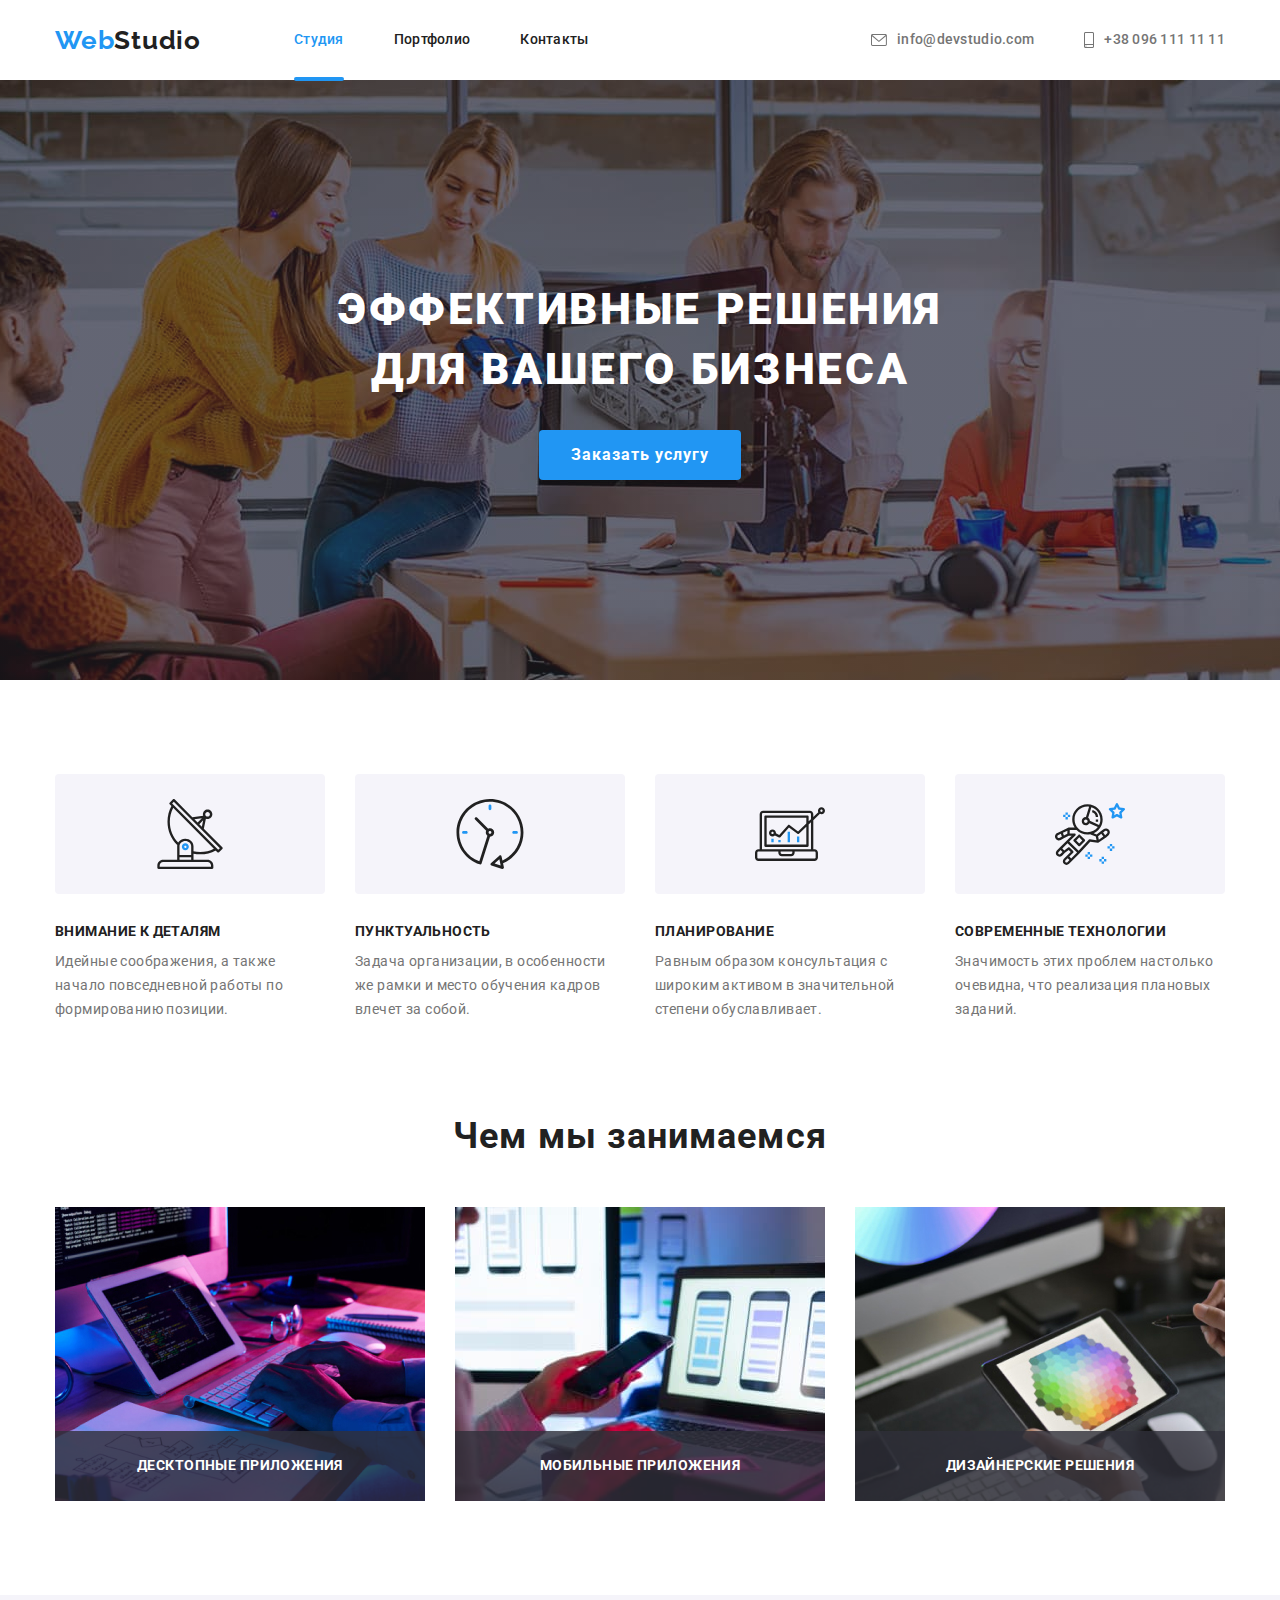
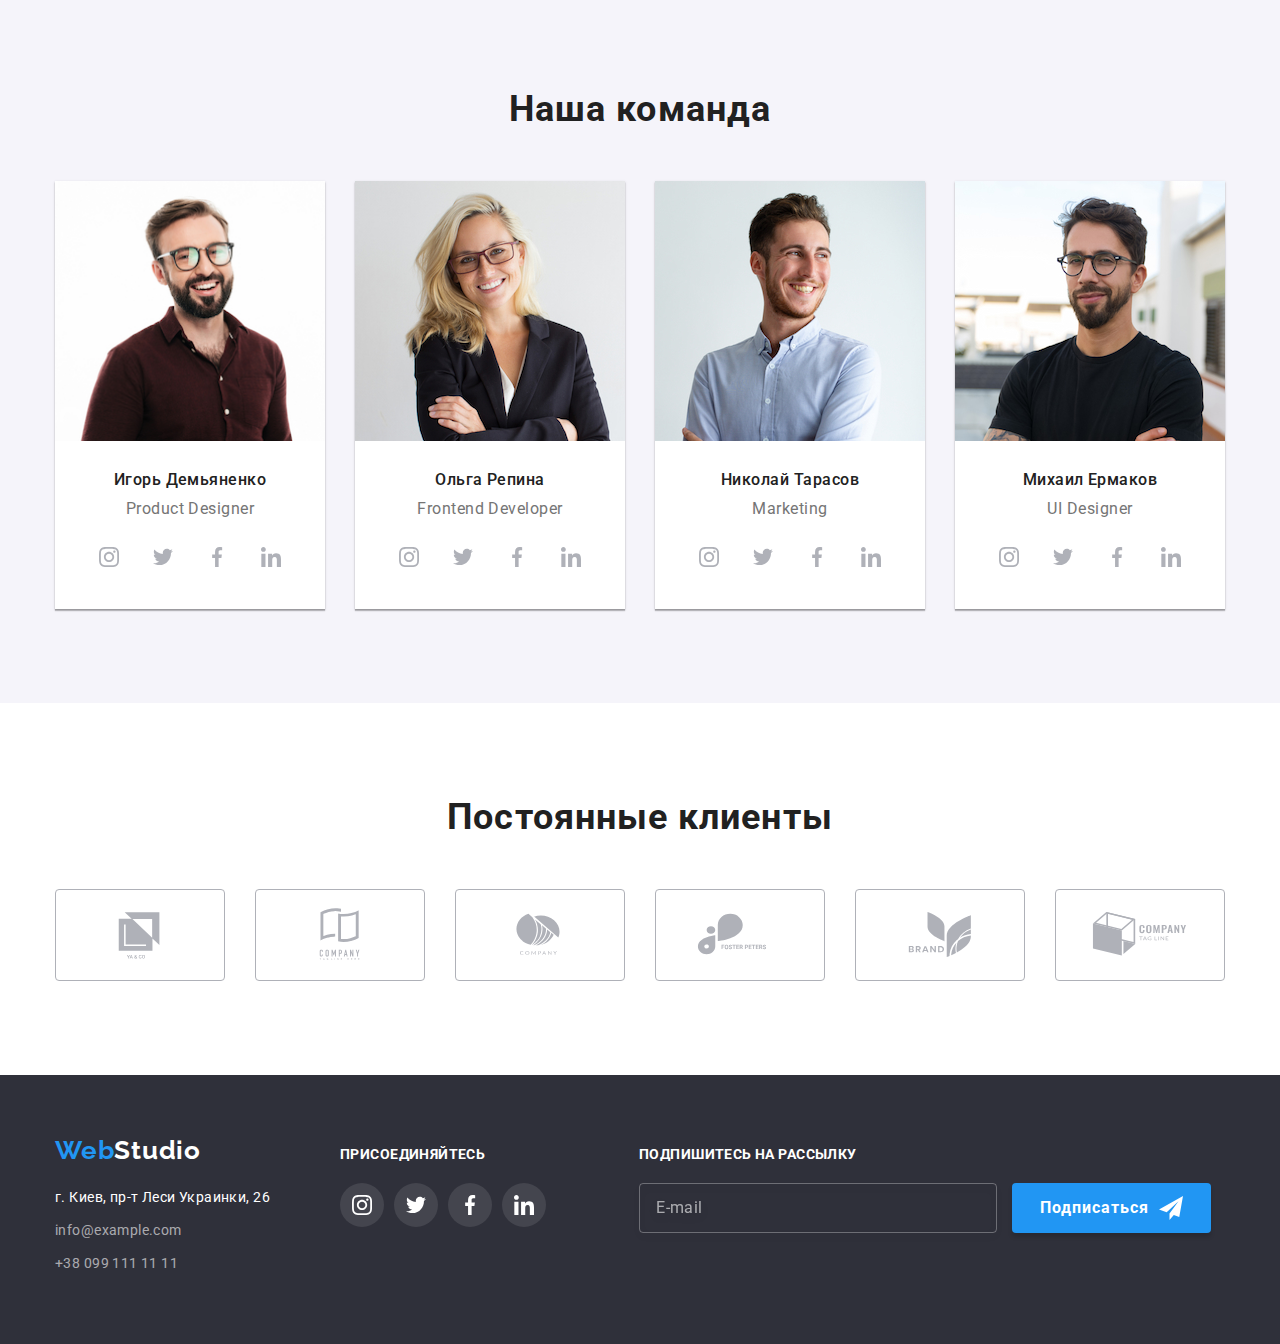
<file: index.html>
<!DOCTYPE html>
<html lang="ru">
  <head>
    <meta charset="UTF-8" />
    <meta http-equiv="X-UA-Compatible" content="IE=edge" />
    <meta name="viewport" content="width=device-width, initial-scale=1.0" />
    <title>WebStudio</title>
    <link
      href="https://fonts.googleapis.com/css2?family=Raleway:wght@700&family=Roboto:wght@400;500;700;900&display=swap"
      rel="stylesheet"
    />
    <link rel="stylesheet" href="./css/main.min.css" />
  </head>
  <body>
    <!--Шапка-->
    <header class="header">
      <div class="header__container">
        <a href="./index.html" class="header__logo">Web<span class="logo__title">Studio</span></a>
        <nav>
          <ul class="header__site-nav">
            <li class="site-nav__item"><a href="" class="site-nav__link--current">Студия</a></li>
            <li class="site-nav__item">
              <a href="./portfolio.html" class="site-nav__link">Портфолио</a>
            </li>
            <li class="site-nav__item"><a href="" class="site-nav__link">Контакты</a></li>
          </ul>
        </nav>
        <ul class="contacts__list">
          <li class="contacts__item">
            <a href="mailto:info@devstudio.com" class="contacts__link">
              <svg class="contacts__icon" width="16" height="12">
                <use href="./images/icons.svg#mail"></use>
              </svg>
              info@devstudio.com</a
            >
          </li>
          <li class="contacts__item">
            <a href="tel:+380961111111" class="contacts__link">
              <svg class="contacts__icon" width="10" height="16">
                <use href="./images/icons.svg#icon-smartphone"></use>
              </svg>
              +38 096 111 11 11</a
            >
          </li>
        </ul>
      </div>
    </header>
    <!--Основа-->
    <main>
      <!--Основная часть-->
      <section class="hero">
        <h1 class="hero__title">
          ЭФФЕКТИВНЫЕ РЕШЕНИЯ <br />
          ДЛЯ ВАШЕГО БИЗНЕСА
        </h1>
        <button class="hero__button" data-modal-open type="button">Заказать услугу</button>
      </section>
      <!--Качества-->
      <section class="skills">
        <div class="skills__container">
          <h2 class="skills__title--visually-hidden">Перечень Преимуществ</h2>
          <ul class="skills__list">
            <li class="skills__item">
              <div class="skills__thumb">
                <svg class="skills__icon" width="70px" height="70px">
                  <use href="./images/icons.svg#icon-antenna"></use>
                </svg>
              </div>
              <h3 class="skills__label">Внимание к деталям</h3>
              <p class="skills__text">
                Идейные соображения, а также начало повседневной работы по формированию позиции.
              </p>
            </li>
            <li class="skills__item">
              <div class="skills__thumb">
                <svg class="skills__icon" width="70px" height="70px">
                  <use href="./images/icons.svg#icon-clock"></use>
                </svg>
              </div>
              <h3 class="skills__label">Пунктуальность</h3>
              <p class="skills__text">
                Задача организации, в особенности же рамки и место обучения кадров влечет за собой.
              </p>
            </li>
            <li class="skills__item">
              <div class="skills__thumb">
                <svg class="skills__icon" width="70px" height="70px">
                  <use href="./images/icons.svg#icon-diagram"></use>
                </svg>
              </div>
              <h3 class="skills__label">Планирование</h3>
              <p class="skills__text">
                Равным образом консультация с широким активом в значительной степени обуславливает.
              </p>
            </li>
            <li class="skills__item">
              <div class="skills__thumb">
                <svg class="skills__icon" width="70px" height="70px">
                  <use href="./images/icons.svg#icon-astronaut"></use>
                </svg>
              </div>
              <h3 class="skills__label">Современные технологии</h3>
              <p class="skills__text">
                Значимость этих проблем настолько очевидна, что реализация плановых заданий.
              </p>
            </li>
          </ul>
        </div>
      </section>
      <!--Картинки-->
      <section class="wedo">
        <div class="wedo__container">
          <h2 class="wedo__title">Чем мы занимаемся</h2>
          <ul class="wedo__list">
            <li class="wedo__item">
              <div class="wedo__thumb">
                <img src="./images/logo2.jpg" alt="Набор текста на клавиатуре" width="370" />
                <div class="wedo__box">
                  <h3 class="wedo__label">Десктопные приложения</h3>
                </div>
              </div>
            </li>
            <li class="wedo__item">
              <div class="wedo__thumb">
                <img src="./images/logo1.jpg" alt="Работа за компьютером" width="370" />
                <div class="wedo__box">
                  <h3 class="wedo__label">Мобильные приложения</h3>
                </div>
              </div>
            </li>
            <li class="wedo__item">
              <div class="wedo__thumb">
                <img src="./images/logo3.jpg" alt="Работа за планшетом" width="370" />
                <div class="wedo__box">
                  <h3 class="wedo__label">Дизайнерские решения</h3>
                </div>
              </div>
            </li>
          </ul>
        </div>
      </section>
      <!--Состав команды-->
      <section class="team">
        <div class="team__container">
          <h2 class="team__title">Наша команда</h2>
          <ul class="team__list">
            <li class="team__item">
              <img class="team__human" src="./images/photo1.jpg" alt="сотрудник1" width="270" />
              <div class="team__description">
                <h3 class="team__label">Игорь Демьяненко</h3>
                <p class="team__text">Product Designer</p>
                <ul class="team__soc-list">
                  <li class="team__soc-item">
                    <a href="" class="team__soc-link">
                      <svg class="team__soc-icon" width="20" height="20">
                        <use href="./images/icons.svg#instagram"></use>
                      </svg>
                    </a>
                  </li>
                  <li class="team__soc-item">
                    <a href="" class="team__soc-link">
                      <svg class="team__soc-icon" width="20" height="20">
                        <use href="./images/icons.svg#twitter"></use>
                      </svg>
                    </a>
                  </li>
                  <li class="team__soc-item">
                    <a href="" class="team__soc-link">
                      <svg class="team__soc-icon" width="20" height="20">
                        <use href="./images/icons.svg#facebook"></use>
                      </svg>
                    </a>
                  </li>
                  <li class="team__soc-item">
                    <a href="" class="team__soc-link">
                      <svg class="team__soc-icon" width="20" height="20">
                        <use href="./images/icons.svg#linkedin"></use>
                      </svg>
                    </a>
                  </li>
                </ul>
              </div>
            </li>
            <li class="team__item">
              <img class="human" src="./images/photo2.jpg" alt="сотрудник2" width="270" />
              <div class="team__description">
                <h3 class="team__label">Ольга Репина</h3>
                <p class="team__text">Frontend Developer</p>
                <ul class="team__soc-list">
                  <li class="team__soc-item">
                    <a href="" class="team__soc-link">
                      <svg class="team__soc-icon" width="20" height="20">
                        <use href="./images/icons.svg#instagram"></use>
                      </svg>
                    </a>
                  </li>
                  <li class="team__soc-item">
                    <a href="" class="team__soc-link">
                      <svg class="team__soc-icon" width="20" height="20">
                        <use href="./images/icons.svg#twitter"></use>
                      </svg>
                    </a>
                  </li>
                  <li class="team__soc-item">
                    <a href="" class="team__soc-link">
                      <svg class="team__soc-icon" width="20" height="20">
                        <use href="./images/icons.svg#facebook"></use>
                      </svg>
                    </a>
                  </li>
                  <li class="team__soc-item">
                    <a href="" class="team__soc-link">
                      <svg class="team__soc-icon" width="20" height="20">
                        <use href="./images/icons.svg#linkedin"></use>
                      </svg>
                    </a>
                  </li>
                </ul>
              </div>
            </li>
            <li class="team__item">
              <img class="human" src="./images/photo3.jpg" alt="сотрудник3" width="270" />
              <div class="team__description">
                <h3 class="team__label">Николай Тарасов</h3>
                <p class="team__text">Marketing</p>
                <ul class="team__soc-list">
                  <li class="team__soc-item">
                    <a href="" class="team__soc-link">
                      <svg class="team__soc-icon" width="20" height="20">
                        <use href="./images/icons.svg#instagram"></use>
                      </svg>
                    </a>
                  </li>
                  <li class="team__soc-item">
                    <a href="" class="team__soc-link">
                      <svg class="team__soc-icon" width="20" height="20">
                        <use href="./images/icons.svg#twitter"></use>
                      </svg>
                    </a>
                  </li>
                  <li class="team__soc-item">
                    <a href="" class="team__soc-link">
                      <svg class="team__soc-icon" width="20" height="20">
                        <use href="./images/icons.svg#facebook"></use>
                      </svg>
                    </a>
                  </li>
                  <li class="team__soc-item">
                    <a href="" class="team__soc-link">
                      <svg class="team__soc-icon" width="20" height="20">
                        <use href="./images/icons.svg#linkedin"></use>
                      </svg>
                    </a>
                  </li>
                </ul>
              </div>
            </li>
            <li class="team__item">
              <img class="human" src="./images/photo4.jpg" alt="сотрудник4" width="270" />
              <div class="team__description">
                <h3 class="team__label">Михаил Ермаков</h3>
                <p class="team__text">UI Designer</p>
                <ul class="team__soc-list">
                  <li class="team__soc-item">
                    <a href="" class="team__soc-link">
                      <svg class="team__soc-icon" width="20" height="20">
                        <use href="./images/icons.svg#instagram"></use>
                      </svg>
                    </a>
                  </li>
                  <li class="team__soc-item">
                    <a href="" class="team__soc-link">
                      <svg class="team__soc-icon" width="20" height="20">
                        <use href="./images/icons.svg#twitter"></use>
                      </svg>
                    </a>
                  </li>
                  <li class="team__soc-item">
                    <a href="" class="team__soc-link">
                      <svg class="team__soc-icon" width="20" height="20">
                        <use href="./images/icons.svg#facebook"></use>
                      </svg>
                    </a>
                  </li>
                  <li class="team__soc-item">
                    <a href="" class="team__soc-link">
                      <svg class="team__soc-icon" width="20" height="20">
                        <use href="./images/icons.svg#linkedin"></use>
                      </svg>
                    </a>
                  </li>
                </ul>
              </div>
            </li>
          </ul>
        </div>
      </section>
      <!--Клиенты-->
      <section class="clients">
        <div class="clients__container">
          <h2 class="clients__title">Постоянные клиенты</h2>
          <ul class="clients__list">
            <li class="clients__item">
              <a href="" class="clients__link"
                ><svg class="clients__label">
                  <use href="./images/icons.svg#icon-company1"></use></svg
              ></a>
            </li>
            <li class="clients__item">
              <a href="" class="clients__link"
                ><svg class="clients__label">
                  <use href="./images/icons.svg#icon-Logo2"></use></svg
              ></a>
            </li>
            <li class="clients__item">
              <a href="" class="clients__link"
                ><svg class="clients__label">
                  <use href="./images/icons.svg#icon-Logo3"></use></svg
              ></a>
            </li>
            <li class="clients__item">
              <a href="" class="clients__link"
                ><svg class="clients__label">
                  <use href="./images/icons.svg#icon-Logo4"></use></svg
              ></a>
            </li>
            <li class="clients__item">
              <a href="" class="clients__link"
                ><svg class="clients__label">
                  <use href="./images/icons.svg#icon-Logo5"></use></svg
              ></a>
            </li>
            <li class="clients__item">
              <a href="" class="clients__link"
                ><svg class="clients__label">
                  <use href="./images/icons.svg#icon-Logo6"></use></svg
              ></a>
            </li>
          </ul>
        </div>
      </section>
    </main>
    <!--Футер-->
    <footer class="footer">
      <div class="footer__container--footer-socials">
        <div class="footer__address">
          <a href="./index.html" class="footer__logo"
            >Web<span class="footer__studio">Studio</span></a
          >
          <address class="address">
            <a
              href="http://bit.ly/3pXMvUd"
              target="_blank"
              class="footer__location"
              rel="noopener noreferrer"
              >г. Киев, пр-т Леси Украинки, 26</a
            >
          </address>
          <ul class="footer__list">
            <li class="footer__item">
              <a href="mailto:info@example.com" class="footer__contacts">info@example.com</a>
            </li>
            <li class="footer__item">
              <a href="tel:+380991111111" class="footer__contacts">+38 099 111 11 11</a>
            </li>
          </ul>
        </div>
        <div class="footer__join">
          <h2 class="footer__join-title">Присоединяйтесь</h2>
          <ul class="footer__soc-list">
            <li class="footer__soc-item">
              <a class="footer__soc-link" href="">
                <svg class="footer__soc-icon">
                  <use href="./images/icons.svg#instagram"></use>
                </svg>
              </a>
            </li>
            <li class="footer__soc-item">
              <a class="footer__soc-link" href="">
                <svg class="footer__soc-icon">
                  <use href="./images/icons.svg#twitter"></use>
                </svg>
              </a>
            </li>
            <li class="footer__soc-item">
              <a class="footer__soc-link" href="">
                <svg class="footer__soc-icon">
                  <use href="./images/icons.svg#facebook"></use>
                </svg>
              </a>
            </li>
            <li class="footer__soc-item">
              <a class="footer__soc-link" href="">
                <svg class="footer__soc-icon">
                  <use href="./images/icons.svg#linkedin"></use>
                </svg>
              </a>
            </li>
          </ul>
        </div>

        <div class="">
          <h2 class="footer__join-title">Подпишитесь на рассылку</h2>
          <form autocomplete="off">
            <label for="email" class="footer__subscribe-label">
              <input
                class="footer__sub-form"
                type="email"
                name="email"
                id="email"
                placeholder="E-mail"
              />
            </label>
            <button class="footer__submit-btn" type="submit">
              Подписаться
              <svg class="footer_submit-icon" width="24px" height="24px">
                <use href="./images/icons.svg#telegram"></use>
              </svg>
            </button>
          </form>
        </div>
      </div>
    </footer>
    <!-- Модальное Окно -->
    <div class="backdrop is-hidden" data-modal>
      <div class="modal">
        <form class="modal__form" autocomplete="off">
          <h2 class="modal__title" id="contact-details-head">
            Оставьте свои данные, мы вам перезвоним
          </h2>
          <div class="modal__form-field">
            <label class="modal__label" for="name">Имя</label>
            <input type="text" name="username" class="modal__form-input" id="name" />
            <span class="modal__icon">
              <svg width="12" height="12">
                <use href="./images/icons.svg#icon-personform"></use>
              </svg>
            </span>
          </div>
          <div class="modal__form-field">
            <label class="modal__label" for="tel">Телефон</label>
            <input type="tel" name="tel" class="modal__form-input" id="tel" />
            <span class="modal__icon">
              <svg width="13" height="13">
                <use href="./images/icons.svg#icon-telform"></use>
              </svg>
            </span>
          </div>

          <div class="modal__form-field">
            <label class="modal__label" for="mail">Почта</label>
            <input type="email" name="email" class="modal__form-input" id="mail" />
            <span class="modal__icon">
              <svg width="15" height="12">
                <use href="./images/icons.svg#icon-mailform"></use>
              </svg>
            </span>
          </div>
          <div class="modal__form-field">
            <label class="modal__label" for="comment">Комментарий</label>
            <textarea
              class="modal__comment"
              name="comment"
              id="comment"
              rows="5"
              placeholder="Введите текст"
            ></textarea>
          </div>

          <label class="check__label">
            <input class="check__input" type="checkbox" name="checkbox" />
            <span class="check__icon"></span>
            <span class="check__text">
              Соглашаюсь с рассылкой и принимаю
              <a class="check__link" href="">Условия договора</a>
            </span>
          </label>
          <button class="modal_btn" type="submit">Отправить</button>
        </form>
        <button data-modal-close class="modal__close-btn">
          <svg class="modal__close-icon">
            <use href="./images/icons.svg#icon-close"></use>
          </svg>
        </button>
      </div>
    </div>
    <!-- Скрипт -->
    <script src="./js/modal.js"></script>
  </body>
</html>
</file>
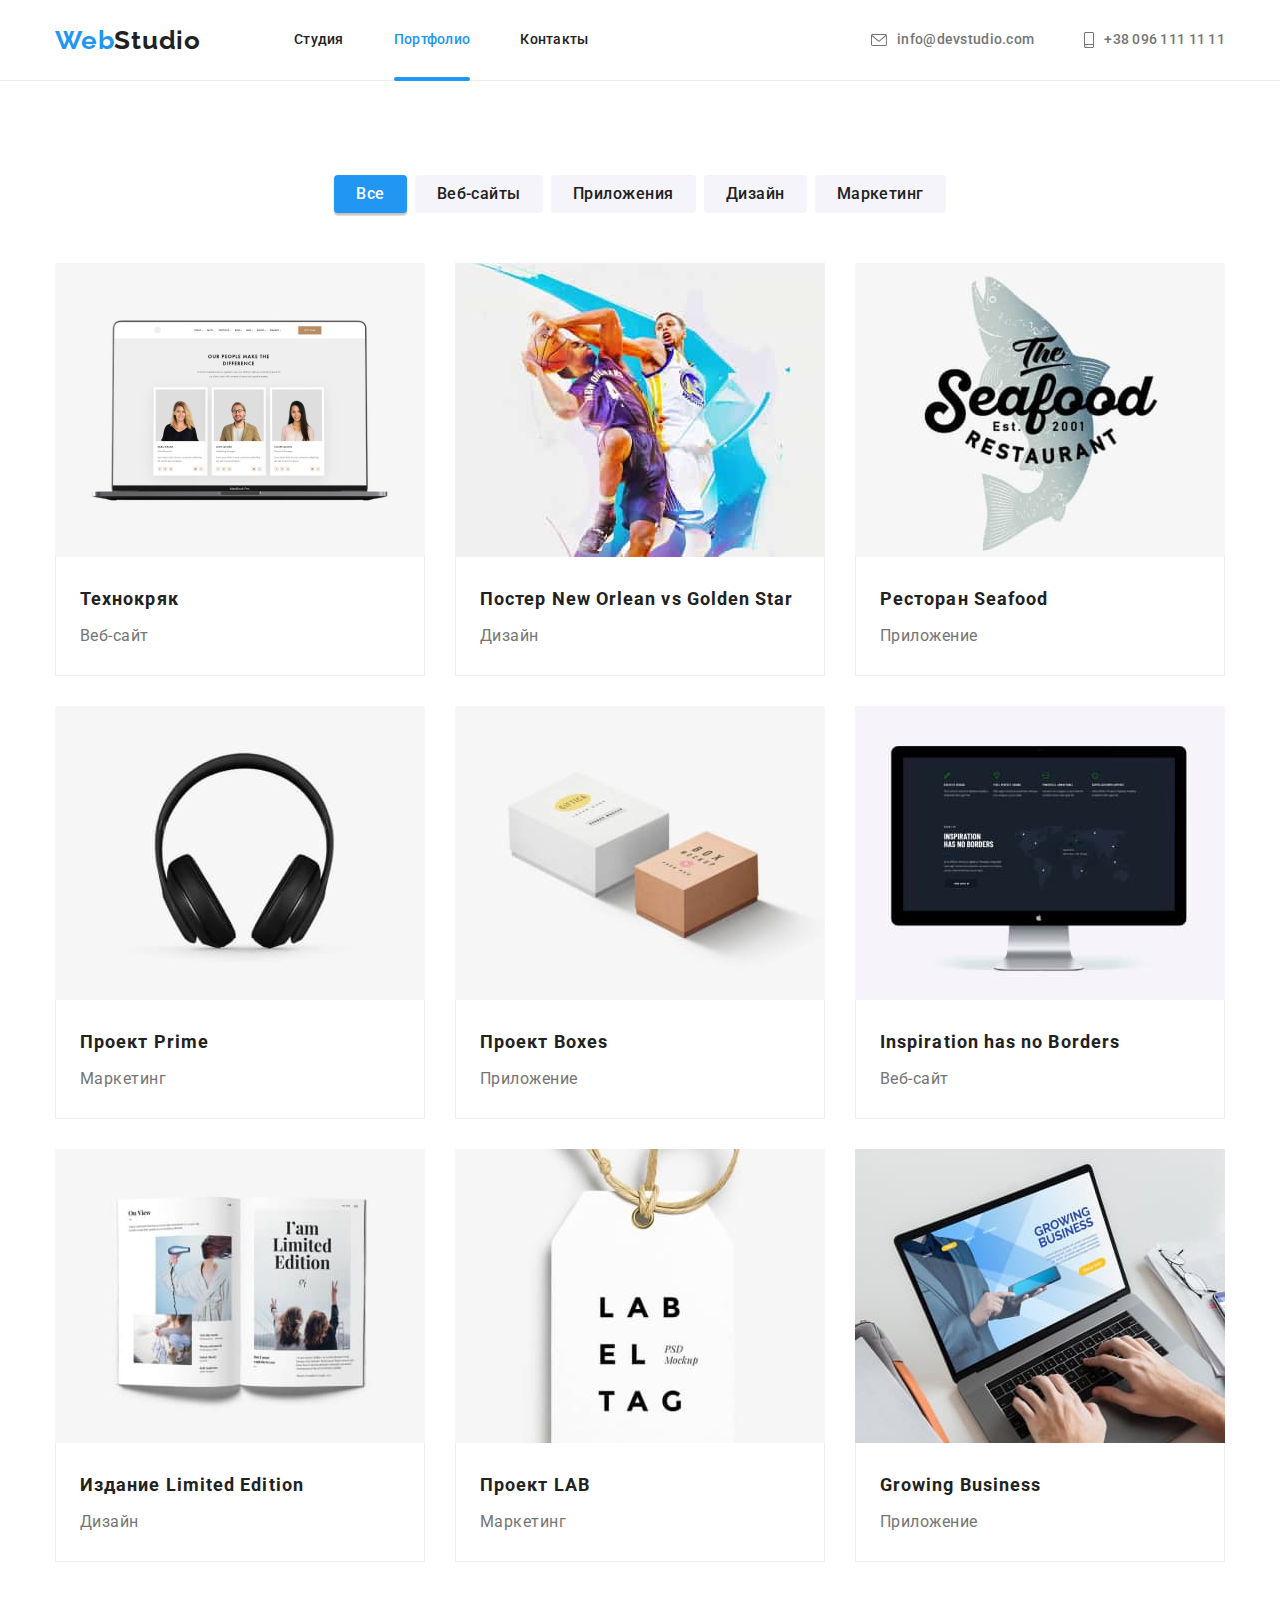
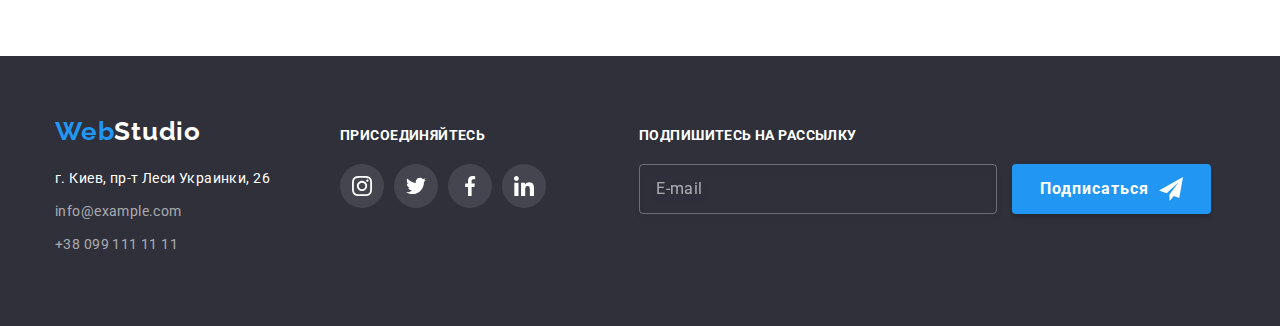
<file: portfolio.html>
<!DOCTYPE html>
<html lang="ru">
  <head>
    <meta charset="UTF-8" />
    <meta http-equiv="X-UA-Compatible" content="IE=edge" />
    <meta name="viewport" content="width=device-width, initial-scale=1.0" />
    <title>Портфолио</title>
    <link
      href="https://fonts.googleapis.com/css2?family=Raleway:wght@700&family=Roboto:wght@400;500;700;900&display=swap"
      rel="stylesheet"
    />
    <link rel="stylesheet" href="./css/main.min.css" />
  </head>
  <body>
    <!--Шапка-->
    <header class="header header--lined">
      <div class="header__container">
        <a href="./index.html" class="header__logo">Web<span class="logo__title">Studio</span></a>
        <nav>
          <ul class="header__site-nav">
            <li class="site-nav__item"><a href="./index.html" class="site-nav__link">Студия</a></li>
            <li class="site-nav__item">
              <a href="./portfolio.html" class="site-nav__link--current">Портфолио</a>
            </li>
            <li class="site-nav__item"><a href="" class="site-nav__link">Контакты</a></li>
          </ul>
        </nav>
        <ul class="contacts__list">
          <li class="contacts__item">
            <a href="mailto:info@devstudio.com" class="contacts__link">
              <svg class="contacts__icon" width="16" height="12">
                <use href="./images/icons.svg#mail"></use>
              </svg>
              info@devstudio.com</a
            >
          </li>
          <li class="contacts__item">
            <a href="tel:+380961111111" class="contacts__link">
              <svg class="contacts__icon" width="10" height="16">
                <use href="./images/icons.svg#icon-smartphone"></use>
              </svg>
              +38 096 111 11 11</a
            >
          </li>
        </ul>
      </div>
    </header>
    <!-- Основная часть -->
    <main>
      <section class="portfolio">
        <div class="portfolio__container">
          <h1 class="portfolio__title--visually-hidden">Портфолио</h1>
          <ul class="portfolio__btns">
            <li class="portfolio__btns-item">
              <button type="button" class="portfolio__btns-btn--active">Все</button>
            </li>
            <li class="portfolio__btns-item">
              <button type="button" class="portfolio__btns-btn">Веб-сайты</button>
            </li>
            <li class="portfolio__btns-item">
              <button type="button" class="portfolio__btns-btn">Приложения</button>
            </li>
            <li class="portfolio__btns-item">
              <button type="button" class="portfolio__btns-btn">Дизайн</button>
            </li>
            <li class="portfolio__btns-item">
              <button type="button" class="portfolio__btns-btn">Маркетинг</button>
            </li>
          </ul>
          <ul class="portfolio__positions">
            <li class="portfolio__item">
              <div class="portfolio__thumb">
                <img src="./images/port1.jpg" alt="ноутбук" width="370" />
                <div class="portfolio__overlay">
                  <p class="portfolio__text">
                    Ресурс предлагает комплексные предложения с разным уровнем функционала и
                    сервисов. Все это позволит посетителю получить исчерпывающие сведения о компании
                    или частном лице.
                  </p>
                </div>
              </div>
              <div class="portfolio__meta">
                <h2 class="portfolio__meta-title">Технокряк</h2>
                <p class="portfolio__meta-text">Веб-сайт</p>
              </div>
            </li>
            <li class="portfolio__item">
              <div class="portfolio__thumb">
                <img src="./images/port2.jpg" alt="баскетболисты" width="370" />
                <div class="portfolio__overlay">
                  <p class="portfolio__text">
                    Ресурс предлагает комплексные предложения с разным уровнем функционала и
                    сервисов. Все это позволит посетителю получить исчерпывающие сведения о компании
                    или частном лице.
                  </p>
                </div>
              </div>
              <div class="portfolio__meta">
                <h2 class="portfolio__meta-title">Постер New Orlean vs Golden Star</h2>
                <p class="portfolio__meta-text">Дизайн</p>
              </div>
            </li>
            <li class="portfolio__item">
              <div class="portfolio__thumb">
                <img src="./images/port3.jpg" alt="рыба" width="370" />
                <div class="portfolio__overlay">
                  <p class="portfolio__text">
                    Ресурс предлагает комплексные предложения с разным уровнем функционала и
                    сервисов. Все это позволит посетителю получить исчерпывающие сведения о компании
                    или частном лице.
                  </p>
                </div>
              </div>

              <div class="portfolio__meta">
                <h2 class="portfolio__meta-title">Ресторан Seafood</h2>
                <p class="portfolio__meta-text">Приложение</p>
              </div>
            </li>
            <li class="portfolio__item">
              <div class="portfolio__thumb">
                <img src="./images/port4.jpg" alt="наушники" width="370" />
                <div class="portfolio__overlay">
                  <p class="portfolio__text">
                    Ресурс предлагает комплексные предложения с разным уровнем функционала и
                    сервисов. Все это позволит посетителю получить исчерпывающие сведения о компании
                    или частном лице.
                  </p>
                </div>
              </div>

              <div class="portfolio__meta">
                <h2 class="portfolio__meta-title">Проект Prime</h2>
                <p class="portfolio__meta-text">Маркетинг</p>
              </div>
            </li>
            <li class="portfolio__item">
              <div class="portfolio__thumb">
                <img src="./images/port5.jpg" alt="коробки" width="370" />
                <div class="portfolio__overlay">
                  <p class="portfolio__text">
                    Ресурс предлагает комплексные предложения с разным уровнем функционала и
                    сервисов. Все это позволит посетителю получить исчерпывающие сведения о компании
                    или частном лице.
                  </p>
                </div>
              </div>

              <div class="portfolio__meta">
                <h2 class="portfolio__meta-title">Проект Boxes</h2>
                <p class="portfolio__meta-text">Приложение</p>
              </div>
            </li>
            <li class="portfolio__item">
              <div class="portfolio__thumb">
                <img src="./images/port6.jpg" alt="компьютер-моноблок" width="370" />
                <div class="portfolio__overlay">
                  <p class="portfolio__text">
                    Ресурс предлагает комплексные предложения с разным уровнем функционала и
                    сервисов. Все это позволит посетителю получить исчерпывающие сведения о компании
                    или частном лице.
                  </p>
                </div>
              </div>

              <div class="portfolio__meta">
                <h2 class="portfolio__meta-title">Inspiration has no Borders</h2>
                <p class="portfolio__meta-text">Веб-сайт</p>
              </div>
            </li>
            <li class="portfolio__item">
              <div class="portfolio__thumb">
                <img src="./images/port7.jpg" alt="раскрытая книга" width="370" />
                <div class="portfolio__overlay">
                  <p class="portfolio__text">
                    Ресурс предлагает комплексные предложения с разным уровнем функционала и
                    сервисов. Все это позволит посетителю получить исчерпывающие сведения о компании
                    или частном лице.
                  </p>
                </div>
              </div>

              <div class="portfolio__meta">
                <h2 class="portfolio__meta-title">Издание Limited Edition</h2>
                <p class="portfolio__meta-text">Дизайн</p>
              </div>
            </li>
            <li class="portfolio__item">
              <div class="portfolio__thumb">
                <img src="./images/port8.jpg" alt="бирка" width="370" />
                <div class="portfolio__overlay">
                  <p class="portfolio__text">
                    Ресурс предлагает комплексные предложения с разным уровнем функционала и
                    сервисов. Все это позволит посетителю получить исчерпывающие сведения о компании
                    или частном лице.
                  </p>
                </div>
              </div>

              <div class="portfolio__meta">
                <h2 class="portfolio__meta-title">Проект LAB</h2>
                <p class="portfolio__meta-text">Маркетинг</p>
              </div>
            </li>
            <li class="portfolio__item">
              <div class="portfolio__thumb">
                <img src="./images/port9.jpg" alt="работа за ноубуком" width="370" />
                <div class="portfolio__overlay">
                  <p class="portfolio__text">
                    Ресурс предлагает комплексные предложения с разным уровнем функционала и
                    сервисов. Все это позволит посетителю получить исчерпывающие сведения о компании
                    или частном лице.
                  </p>
                </div>
              </div>

              <div class="portfolio__meta">
                <h2 class="portfolio__meta-title">Growing Business</h2>
                <p class="portfolio__meta-text">Приложение</p>
              </div>
            </li>
          </ul>
        </div>
      </section>
    </main>
    <!--Футер -->
    <footer class="footer">
      <div class="footer__container--footer-socials">
        <div class="footer__address">
          <a href="./index.html" class="footer__logo"
            >Web<span class="footer__studio">Studio</span></a
          >
          <address class="address">
            <a
              href="http://bit.ly/3pXMvUd"
              target="_blank"
              class="footer__location"
              rel="noopener noreferrer"
              >г. Киев, пр-т Леси Украинки, 26</a
            >
          </address>
          <ul class="footer__list">
            <li class="footer__item">
              <a href="mailto:info@example.com" class="footer__contacts">info@example.com</a>
            </li>
            <li class="footer__item">
              <a href="tel:+380991111111" class="footer__contacts">+38 099 111 11 11</a>
            </li>
          </ul>
        </div>
        <div class="footer__join">
          <h2 class="footer__join-title">Присоединяйтесь</h2>
          <ul class="footer__soc-list">
            <li class="footer__soc-item">
              <a class="footer__soc-link" href="">
                <svg class="footer__soc-icon">
                  <use href="./images/icons.svg#instagram"></use>
                </svg>
              </a>
            </li>
            <li class="footer__soc-item">
              <a class="footer__soc-link" href="">
                <svg class="footer__soc-icon">
                  <use href="./images/icons.svg#twitter"></use>
                </svg>
              </a>
            </li>
            <li class="footer__soc-item">
              <a class="footer__soc-link" href="">
                <svg class="footer__soc-icon">
                  <use href="./images/icons.svg#facebook"></use>
                </svg>
              </a>
            </li>
            <li class="footer__soc-item">
              <a class="footer__soc-link" href="">
                <svg class="footer__soc-icon">
                  <use href="./images/icons.svg#linkedin"></use>
                </svg>
              </a>
            </li>
          </ul>
        </div>

        <div class="">
          <h2 class="footer__join-title">Подпишитесь на рассылку</h2>
          <form autocomplete="off">
            <label for="email" class="footer__subscribe-label">
              <input
                class="footer__sub-form"
                type="email"
                name="email"
                id="email"
                placeholder="E-mail"
              />
            </label>
            <button class="footer__submit-btn" type="submit">
              Подписаться
              <svg class="footer_submit-icon" width="24px" height="24px">
                <use href="./images/icons.svg#telegram"></use>
              </svg>
            </button>
          </form>
        </div>
      </div>
    </footer>
  </body>
</html>
</file>
<file: css/main.min.css>
/*! modern-normalize v1.1.0 | MIT License | https://github.com/sindresorhus/modern-normalize */*,::before,::after{-webkit-box-sizing:border-box;box-sizing:border-box}html{line-height:1.15;-webkit-text-size-adjust:100%;-moz-tab-size:4;-o-tab-size:4;tab-size:4}body{margin:0;font-family:system-ui,-apple-system,"Segoe UI",Roboto,Helvetica,Arial,sans-serif,"Apple Color Emoji","Segoe UI Emoji"}hr{height:0;color:inherit}abbr[title]{-webkit-text-decoration:underline dotted;text-decoration:underline dotted}b,strong{font-weight:bolder}code,kbd,samp,pre{font-family:ui-monospace,SFMono-Regular,Consolas,"Liberation Mono",Menlo,monospace;font-size:1em}small{font-size:80%}sub,sup{font-size:75%;line-height:0;position:relative;vertical-align:baseline}sub{bottom:-0.25em}sup{top:-0.5em}table{text-indent:0;border-color:inherit}button,input,optgroup,select,textarea{font-family:inherit;font-size:100%;line-height:1.15;margin:0}button,select{text-transform:none}button,[type=button],[type=reset],[type=submit]{-webkit-appearance:button}::-moz-focus-inner{border-style:none;padding:0}:-moz-focusring{outline:1px dotted ButtonText}:-moz-ui-invalid{box-shadow:none}legend{padding:0}progress{vertical-align:baseline}::-webkit-inner-spin-button,::-webkit-outer-spin-button{height:auto}[type=search]{-webkit-appearance:textfield;outline-offset:-2px}::-webkit-search-decoration{-webkit-appearance:none}::-webkit-file-upload-button{-webkit-appearance:button;font:inherit}summary{display:list-item}html{-webkit-box-sizing:border-box;box-sizing:border-box}body{color:#757575;background-color:#fff;font-family:Roboto,sans-serif;font-size:14px;letter-spacing:.03em}a{text-decoration:none}img{display:block}ol,ul{list-style:none;padding:0;margin:0}p,h1,h2,h3,h4,h5,h6{margin:0;padding:0}h1{font-weight:900;font-size:44px;line-height:1.36;text-align:center;letter-spacing:.06em;text-transform:uppercase}h2{font-weight:700;color:#212121}textarea{resize:none}.container>.logo{display:inline-block}[class*="--visually-hidden"]{position:absolute;width:1px;height:1px;margin:-1px;border:0;padding:0;white-space:nowrap;-webkit-clip-path:inset(100%);clip-path:inset(100%);clip:rect(0 0 0 0);overflow:hidden}[class*="--active"]{-webkit-box-shadow:0px 3px 1px rgba(0,0,0,.1),0px 1px 2px rgba(0,0,0,.08),0px 2px 2px rgba(0,0,0,.12);box-shadow:0px 3px 1px rgba(0,0,0,.1),0px 1px 2px rgba(0,0,0,.08),0px 2px 2px rgba(0,0,0,.12);color:#fff;background-color:#2196f3;display:inline-block;border:0;font-family:inherit;font-weight:500;font-size:16px;line-height:1.62;text-align:center;letter-spacing:.03em;cursor:pointer;border-radius:4px;padding:6px 22px;-webkit-transition:color 250ms cubic-bezier(0.4, 0, 0.2, 1),background-color 250ms cubic-bezier(0.4, 0, 0.2, 1);transition:color 250ms cubic-bezier(0.4, 0, 0.2, 1),background-color 250ms cubic-bezier(0.4, 0, 0.2, 1)}[class*=__logo]{display:inline-block;font-family:"Raleway",sans-serif;font-weight:700;font-size:26px;line-height:1.19;letter-spacing:.03em;color:#2196f3;text-decoration:none}[class*=__container]{margin-left:auto;margin-right:auto;width:1200px;padding-left:15px;padding-right:15px}.header{color:#fff}.header__container{display:-webkit-box;display:-ms-flexbox;display:flex;-webkit-box-align:center;-ms-flex-align:center;align-items:center}.logo__title{color:#212121}.header__site-nav{display:-webkit-box;display:-ms-flexbox;display:flex;margin-left:93px}.header__site-nav .site-nav__item+.site-nav__item{margin-left:50px}.site-nav__link,.site-nav__link--current{display:block;padding-top:32px;padding-bottom:32px;color:#212121;font-weight:500;font-size:14px;line-height:1.14;letter-spacing:.02em;-webkit-transition:250ms cubic-bezier(0.4, 0, 0.2, 1);transition:250ms cubic-bezier(0.4, 0, 0.2, 1)}.site-nav__link:hover,.site-nav__link:focus,.site-nav__link--current:hover,.site-nav__link--current:focus{color:#2196f3}.site-nav__link--current{color:#2196f3;position:relative}.site-nav__link--current::after{position:absolute;content:"";bottom:-1px;display:block;border-radius:2px;width:100%;height:4px;background:#2196f3}.contacts__list{display:-webkit-box;display:-ms-flexbox;display:flex;margin-left:auto;color:#757575}.contacts__list .contacts__item+.contacts__item{margin-left:50px}.contacts-list .contacts__link:hover,.contacts-list .contacts__link:focus{color:#2196f3}.contacts__link{display:-webkit-box;display:-ms-flexbox;display:flex;-webkit-box-align:center;-ms-flex-align:center;align-items:center;font-weight:500;font-size:14px;line-height:1.14;letter-spacing:.02em;color:#757575;-webkit-transition:250ms cubic-bezier(0.4, 0, 0.2, 1);transition:250ms cubic-bezier(0.4, 0, 0.2, 1)}.contacts__icon{margin-right:10px;fill:currentColor}.hero{background-color:#2f303a;text-align:center;padding:200px 0;max-width:1600px;min-height:600px;margin-left:auto;margin-right:auto;background-image:-webkit-gradient(linear, left top, right top, from(rgba(47, 48, 58, 0.4)), to(rgba(47, 48, 58, 0.4))),url(../images/hero-bg.jpg);background-image:linear-gradient(to right, rgba(47, 48, 58, 0.4), rgba(47, 48, 58, 0.4)),url(../images/hero-bg.jpg);background-repeat:no-repeat;background-position:center;background-size:cover}.hero__title{color:#fff;margin:0 auto 30px}.hero__button{display:inline-block;min-width:200px;font-family:inherit;font-weight:700;font-size:16px;line-height:1.87;-webkit-box-align:center;-ms-flex-align:center;align-items:center;text-align:center;letter-spacing:.06em;color:#fff;background-color:#2196f3;-webkit-box-shadow:0px 4px 4px rgba(0,0,0,.15);box-shadow:0px 4px 4px rgba(0,0,0,.15);cursor:pointer;border:0;border-radius:4px;padding:10px 32px;-webkit-transition:color 250ms cubic-bezier(0.4, 0, 0.2, 1),background-color 250ms cubic-bezier(0.4, 0, 0.2, 1);transition:color 250ms cubic-bezier(0.4, 0, 0.2, 1),background-color 250ms cubic-bezier(0.4, 0, 0.2, 1)}.hero__button:hover{background:#188ce8}.skills{padding-top:94px;padding-bottom:94px}.skills__title{color:#212121;font-weight:700;font-size:36px;line-height:1.16;text-align:center;letter-spacing:.03em;margin-bottom:50px}.skills__list{display:-webkit-box;display:-ms-flexbox;display:flex}.skills__item:not(:last-child){margin-right:30px}.skills__item{-ms-flex-preferred-size:calc((100% - 90px)/4);flex-basis:calc((100% - 90px)/4)}.skills__thumb{display:-webkit-box;display:-ms-flexbox;display:flex;margin-bottom:30px;height:120px;background-color:#f5f4fa;border-radius:4px;-webkit-box-align:center;-ms-flex-align:center;align-items:center;-webkit-box-pack:center;-ms-flex-pack:center;justify-content:center}.skills__label{color:#212121;font-weight:700;font-size:14px;line-height:1.14;letter-spacing:.03em;text-transform:uppercase;margin-top:0;margin-bottom:10px}.skills__text{font-size:14px;line-height:1.71;letter-spacing:.03em}.wedo{padding-bottom:94px}.wedo__title{color:#212121;font-weight:700;font-size:36px;line-height:1.16;text-align:center;letter-spacing:.03em;margin-bottom:50px}.wedo__list{display:-webkit-box;display:-ms-flexbox;display:flex}.wedo__item{width:calc((100% - 60px)/3)}.wedo__item:not(:last-child){margin-right:30px}.wedo__thumb{position:relative}.wedo__box{position:absolute;margin:0 auto;bottom:0;width:370px;height:70px;background:rgba(47,48,58,.8);color:#fff}.wedo__label{padding-top:27px;padding-bottom:27px;font-weight:700;font-size:14px;line-height:1.14;text-align:center;letter-spacing:.03em;text-transform:uppercase}.team{background-color:#f5f4fa;padding-top:94px;padding-bottom:94px}.team__title{margin-bottom:50px;font-weight:700;font-size:36px;line-height:1.16;text-align:center;letter-spacing:.03em;color:#212121}.team__list{display:-webkit-box;display:-ms-flexbox;display:flex}.team__item{width:calc((100% - 90px)/4);background-color:#fff;-webkit-box-shadow:0px 1px 3px rgba(0,0,0,.12),0px 1px 1px rgba(0,0,0,.14),0px 2px 1px rgba(0,0,0,.2);box-shadow:0px 1px 3px rgba(0,0,0,.12),0px 1px 1px rgba(0,0,0,.14),0px 2px 1px rgba(0,0,0,.2)}.team__item:not(:last-child){margin-right:30px}.team__description{padding-top:30px;padding-bottom:30px}.team__label{margin-bottom:10px;text-align:center;font-weight:500;font-size:16px;line-height:1.18;letter-spacing:.03em;color:#212121}.team__text{margin-bottom:16px;font-size:16px;line-height:1.18;letter-spacing:.03em;text-align:center}.team__soc-list{display:-webkit-box;display:-ms-flexbox;display:flex;-webkit-box-pack:center;-ms-flex-pack:center;justify-content:center}.team__soc-item{width:44px;height:44px;margin-left:10px}.team__soc-item:first-child{margin-left:0}.team__soc-link{display:-webkit-box;display:-ms-flexbox;display:flex;-webkit-box-align:center;-ms-flex-align:center;align-items:center;-webkit-box-pack:center;-ms-flex-pack:center;justify-content:center;width:100%;height:100%;border-radius:50%;color:#afb1b8;-webkit-transition:color 250ms cubic-bezier(0.4, 0, 0.2, 1),background-color 250ms cubic-bezier(0.4, 0, 0.2, 1);transition:color 250ms cubic-bezier(0.4, 0, 0.2, 1),background-color 250ms cubic-bezier(0.4, 0, 0.2, 1)}.team__soc-link:hover,.team__soc-link:focus{background-color:#2196f3;color:#fff}.team__soc-icon{fill:currentColor}.clients{padding-top:94px;padding-bottom:94px}.clients__title{color:#212121;font-weight:700;font-size:36px;line-height:1.16;text-align:center;letter-spacing:.03em;margin-bottom:50px}.clients__list{display:-webkit-box;display:-ms-flexbox;display:flex}.clients__item:not(:last-child){margin-right:30px}.clients__link{display:-webkit-box;display:-ms-flexbox;display:flex;width:170px;height:92px;-webkit-box-pack:center;-ms-flex-pack:center;justify-content:center;-webkit-box-align:center;-ms-flex-align:center;align-items:center;border-radius:4px;border:1px solid #afb1b8;color:#afb1b8;-webkit-transition:color 250ms cubic-bezier(0.4, 0, 0.2, 1),boder-color 250ms cubic-bezier(0.4, 0, 0.2, 1);transition:color 250ms cubic-bezier(0.4, 0, 0.2, 1),boder-color 250ms cubic-bezier(0.4, 0, 0.2, 1)}.clients__link:hover{color:#2196f3;border:1px solid #2196f3}.clients__label{width:106px;height:60px;fill:currentColor}.footer{background-color:#2f303a;padding-top:60px;padding-bottom:60px}.footer__container--footer-socials{display:-webkit-box;display:-ms-flexbox;display:flex;-webkit-box-align:baseline;-ms-flex-align:baseline;align-items:baseline}.footer__address{margin-right:70px}.footer__studio{color:#fff}.footer__location{display:inline-block;margin-top:20px;margin-bottom:9px;color:#fff;font-style:normal;font-size:14px;line-height:1.71;letter-spacing:.03em;text-decoration:none}.footer__item{margin-bottom:9px}.footer__contacts{color:rgba(255,255,255,.6);font-style:normal;font-size:14px;line-height:1.71;letter-spacing:.03em;text-decoration:none;-webkit-transition:color 250ms cubic-bezier(0.4, 0, 0.2, 1);transition:color 250ms cubic-bezier(0.4, 0, 0.2, 1)}.footer__contacts:hover,.footer__contacts:focus,.contacts__link:hover,.contacts__link:focus{color:#2196f3}.footer__join-title{margin-bottom:20px;font-weight:700;line-height:1.14;font-size:14px;letter-spacing:.03em;text-transform:uppercase;color:#fff}.footer__soc-list{display:-webkit-box;display:-ms-flexbox;display:flex;margin-right:93px}.footer__soc-item+.footer__soc-item{margin-left:10px}.footer__soc-link{display:-webkit-box;display:-ms-flexbox;display:flex;-webkit-box-align:center;-ms-flex-align:center;align-items:center;-webkit-box-pack:center;-ms-flex-pack:center;justify-content:center;width:44px;height:44px;border-radius:50%;background-color:rgba(255,255,255,.1);-webkit-transition:color 250ms cubic-bezier(0.4, 0, 0.2, 1),background-color 250ms cubic-bezier(0.4, 0, 0.2, 1);transition:color 250ms cubic-bezier(0.4, 0, 0.2, 1),background-color 250ms cubic-bezier(0.4, 0, 0.2, 1)}.footer__soc-link:hover{background-color:#2196f3;fill:#fff}.footer__soc-icon{width:20px;height:20px;fill:#fff}.footer__subscribe-label{display:inline-block;margin-right:12px}.footer__sub-form{padding:15px 16px;width:358px;height:50px;border:1px solid rgba(255,255,255,.3);-webkit-filter:drop-shadow(0px 4px 4px rgba(0, 0, 0, 0.15));filter:drop-shadow(0px 4px 4px rgba(0, 0, 0, 0.15));border-radius:4px;color:#fff;background-color:rgba(0,0,0,0)}.footer__sub-form::-webkit-input-placeholder{font-size:16px;line-height:1.25;letter-spacing:.03em;color:rgba(255,255,255,.6)}.footer__sub-form::-moz-placeholder{font-size:16px;line-height:1.25;letter-spacing:.03em;color:rgba(255,255,255,.6)}.footer__sub-form:-ms-input-placeholder{font-size:16px;line-height:1.25;letter-spacing:.03em;color:rgba(255,255,255,.6)}.footer__sub-form::-ms-input-placeholder{font-size:16px;line-height:1.25;letter-spacing:.03em;color:rgba(255,255,255,.6)}.footer__sub-form::placeholder{font-size:16px;line-height:1.25;letter-spacing:.03em;color:rgba(255,255,255,.6)}.footer__submit-btn{display:-webkit-inline-box;display:-ms-inline-flexbox;display:inline-flex;font-weight:700;font-size:16px;line-height:1.87;letter-spacing:.06em;padding:10px 28px;-webkit-box-align:center;-ms-flex-align:center;align-items:center;color:#fff;background-color:#2196f3;cursor:pointer;-webkit-box-shadow:0px 4px 4px rgba(0,0,0,.15);box-shadow:0px 4px 4px rgba(0,0,0,.15);border-radius:4px;border:none}.footer_submit-icon{fill:#fff;margin-left:10px}.modal{position:absolute;top:50%;left:50%;-webkit-transform:translate(-50%, -50%);transform:translate(-50%, -50%);padding:40px;min-height:581px;min-width:528px;background:#fff;-webkit-box-shadow:0px 1px 3px rgba(0,0,0,.12),0px 1px 1px rgba(0,0,0,.14),0px 2px 1px rgba(0,0,0,.2);box-shadow:0px 1px 3px rgba(0,0,0,.12),0px 1px 1px rgba(0,0,0,.14),0px 2px 1px rgba(0,0,0,.2);border-radius:4px;-webkit-transition:-webkit-transform 250ms cubic-bezier(0.4, 0, 0.2, 1);transition:-webkit-transform 250ms cubic-bezier(0.4, 0, 0.2, 1);transition:transform 250ms cubic-bezier(0.4, 0, 0.2, 1);transition:transform 250ms cubic-bezier(0.4, 0, 0.2, 1), -webkit-transform 250ms cubic-bezier(0.4, 0, 0.2, 1)}.backdrop{position:fixed;top:0;left:0;width:100%;height:100%;background:rgba(0,0,0,.2);-webkit-transition:opacity 250ms cubic-bezier(0.4, 0, 0.2, 1),visibility 250ms cubic-bezier(0.4, 0, 0.2, 1);transition:opacity 250ms cubic-bezier(0.4, 0, 0.2, 1),visibility 250ms cubic-bezier(0.4, 0, 0.2, 1)}.backdrop.is-hidden{opacity:0;pointer-events:none;visibility:hidden}.modal__form{height:100%}.modal__title{margin-bottom:12px;font-family:"Roboto";font-style:normal;font-weight:700;font-size:20px;line-height:1.15;text-align:center;letter-spacing:.03em;color:#212121}.modal__form-field{position:relative;display:-webkit-box;display:-ms-flexbox;display:flex;-webkit-box-orient:vertical;-webkit-box-direction:normal;-ms-flex-direction:column;flex-direction:column;margin-bottom:10px}.modal__label{margin-bottom:4px;font-weight:400;font-size:12px;line-height:1.16;letter-spacing:.01em;color:#757575}.modal__comment{padding:12px 16px;height:120px;border:1px solid rgba(33,33,33,.2);border-radius:4px;-webkit-transition:border 250ms cubic-bezier(0.4, 0, 0.2, 1);transition:border 250ms cubic-bezier(0.4, 0, 0.2, 1)}.modal__comment::-webkit-input-placeholder{font-style:normal;font-weight:400;font-size:12px;line-height:1.16;letter-spacing:.01em;color:rgba(117,117,117,.5)}.modal__comment::-moz-placeholder{font-style:normal;font-weight:400;font-size:12px;line-height:1.16;letter-spacing:.01em;color:rgba(117,117,117,.5)}.modal__comment:-ms-input-placeholder{font-style:normal;font-weight:400;font-size:12px;line-height:1.16;letter-spacing:.01em;color:rgba(117,117,117,.5)}.modal__comment::-ms-input-placeholder{font-style:normal;font-weight:400;font-size:12px;line-height:1.16;letter-spacing:.01em;color:rgba(117,117,117,.5)}.modal__comment::placeholder{font-style:normal;font-weight:400;font-size:12px;line-height:1.16;letter-spacing:.01em;color:rgba(117,117,117,.5)}.modal__comment:focus{outline:none;border:1px solid #2196f3}.modal__form-input{padding-left:42px;height:40px;border:1px solid rgba(33,33,33,.2);border-radius:4px;-webkit-transition:border 250ms cubic-bezier(0.4, 0, 0.2, 1);transition:border 250ms cubic-bezier(0.4, 0, 0.2, 1);cursor:pointer}.modal__form-input:focus{outline:none;border:1px solid #2196f3}.modal__icon{position:absolute;left:12px;bottom:11px;-webkit-transition:fill 250ms cubic-bezier(0.4, 0, 0.2, 1);transition:fill 250ms cubic-bezier(0.4, 0, 0.2, 1)}.modal__form-input:focus+.modal__icon{fill:#2196f3}.modal_btn{display:-webkit-box;display:-ms-flexbox;display:flex;min-width:200px;height:50px;padding:10px 56px;margin:0 auto;font-weight:700;font-family:"Roboto";font-size:16px;font-style:normal;line-height:1.87;letter-spacing:.06em;color:#fff;background-color:#2196f3;border-radius:4px;cursor:pointer;border:0;-webkit-transition:background-color 250ms cubic-bezier(0.4, 0, 0.2, 1),-webkit-box-shadow 250ms cubic-bezier(0.4, 0, 0.2, 1);transition:background-color 250ms cubic-bezier(0.4, 0, 0.2, 1),-webkit-box-shadow 250ms cubic-bezier(0.4, 0, 0.2, 1);transition:background-color 250ms cubic-bezier(0.4, 0, 0.2, 1),box-shadow 250ms cubic-bezier(0.4, 0, 0.2, 1);transition:background-color 250ms cubic-bezier(0.4, 0, 0.2, 1),box-shadow 250ms cubic-bezier(0.4, 0, 0.2, 1),-webkit-box-shadow 250ms cubic-bezier(0.4, 0, 0.2, 1)}.modal_btn:hover,.modal_btn:focus{background-color:#188ce8;-webkit-box-shadow:0px 4px 4px rgba(0,0,0,.15);box-shadow:0px 4px 4px rgba(0,0,0,.15)}.modal__close-btn{position:absolute;display:-webkit-inline-box;display:-ms-inline-flexbox;display:inline-flex;top:8px;right:8px;border-radius:50%;width:30px;height:30px;-webkit-box-pack:center;-ms-flex-pack:center;justify-content:center;-webkit-box-align:center;-ms-flex-align:center;align-items:center;cursor:pointer;background:#fff;border:1px solid rgba(0,0,0,.1)}.modal__close-icon{width:11px;height:11px;-webkit-transition:fill 250ms cubic-bezier(0.4, 0, 0.2, 1);transition:fill 250ms cubic-bezier(0.4, 0, 0.2, 1)}.modal__close-btn:hover .modal__close-icon,.modal__close-btn:focus .modal__close-icon{fill:#2196f3}.check__label{position:relative;display:-webkit-box;display:-ms-flexbox;display:flex;-webkit-box-align:center;-ms-flex-align:center;align-items:center;-webkit-box-pack:center;-ms-flex-pack:center;justify-content:center;margin-top:20px;margin-bottom:30px}.check__input{position:absolute;width:1px;height:1px;margin:-1px;border:0;padding:0;clip:rect(0 0 0 0);overflow:hidden}.check__icon{display:inline-block;width:16px;height:15px;border-radius:2px;border:2px solid #212121}.check__input:checked+.check__icon{background-color:#2196f3;border-color:rgba(0,0,0,0);background-image:url(../images/cheeck.svg);background-size:contain;background-origin:border-box}.check__text{font-size:14px;line-height:1.72;letter-spacing:.03em;margin-left:7px}.check__link{color:#2196f3;position:relative;text-decoration:underline}.header--lined{border-bottom:1px solid #ececec}.portfolio{background-color:#fff;padding-top:94px;padding-bottom:94px}.portfolio__btns{display:-webkit-box;display:-ms-flexbox;display:flex;-webkit-box-pack:center;-ms-flex-pack:center;justify-content:center;margin-bottom:50px}.portfolio__btns-item+.portfolio__btns-item{margin-left:8px}.portfolio__btns-btn{display:inline-block;border:0;font-family:inherit;color:#212121;background-color:#f5f4fa;font-weight:500;font-size:16px;line-height:1.62;text-align:center;letter-spacing:.03em;cursor:pointer;border-radius:4px;padding:6px 22px;-webkit-transition:color 250ms cubic-bezier(0.4, 0, 0.2, 1),background-color 250ms cubic-bezier(0.4, 0, 0.2, 1);transition:color 250ms cubic-bezier(0.4, 0, 0.2, 1),background-color 250ms cubic-bezier(0.4, 0, 0.2, 1)}.portfolio__btns-btn:hover,.portfolio__btns-btn:focus{-webkit-box-shadow:0px 3px 1px rgba(0,0,0,.1),0px 1px 2px rgba(0,0,0,.08),0px 2px 2px rgba(0,0,0,.12);box-shadow:0px 3px 1px rgba(0,0,0,.1),0px 1px 2px rgba(0,0,0,.08),0px 2px 2px rgba(0,0,0,.12);background-color:#2196f3;color:#fff}.portfolio__positions{display:-webkit-box;display:-ms-flexbox;display:flex;-ms-flex-wrap:wrap;flex-wrap:wrap}.portfolio__item{width:calc((100% - 60px)/3);margin-right:30px;margin-bottom:30px}.portfolio__item:hover{-webkit-box-shadow:0px 1px 1px rgba(0,0,0,.12),0px 4px 4px rgba(0,0,0,.06),1px 4px 6px rgba(0,0,0,.16);box-shadow:0px 1px 1px rgba(0,0,0,.12),0px 4px 4px rgba(0,0,0,.06),1px 4px 6px rgba(0,0,0,.16)}.portfolio__item:nth-child(3n){margin-right:0}.portfolio__item:nth-last-child(-n+3){margin-bottom:0}.portfolio__thumb{position:relative;overflow:hidden}.portfolio__overlay{position:absolute;top:0;left:0;padding:63px 24px;width:100%;height:100%;background:rgba(33,150,243,.9);-webkit-transform:translateY(100%);transform:translateY(100%);-webkit-transition:-webkit-transform 250ms cubic-bezier(0.4, 0, 0.2, 1);transition:-webkit-transform 250ms cubic-bezier(0.4, 0, 0.2, 1);transition:transform 250ms cubic-bezier(0.4, 0, 0.2, 1);transition:transform 250ms cubic-bezier(0.4, 0, 0.2, 1), -webkit-transform 250ms cubic-bezier(0.4, 0, 0.2, 1)}.portfolio__item:hover .portfolio__overlay{-webkit-transform:translateY(0);transform:translateY(0)}.portfolio__text{font-size:18px;line-height:1.55;letter-spacing:.03em;color:#fff}.portfolio__meta{padding:24px 24px;border-left:1px solid #eee;border-right:1px solid #eee;border-bottom:1px solid #eee}.portfolio__meta-title{margin-bottom:4px;font-size:18px;line-height:2;letter-spacing:.06em;color:#212121}.portfolio__meta-text{margin-bottom:0;margin-top:0;font-size:16px;line-height:1.88;letter-spacing:.03em;color:var(--primary-text-color)}/*# sourceMappingURL=main.min.css.map */
</file>
